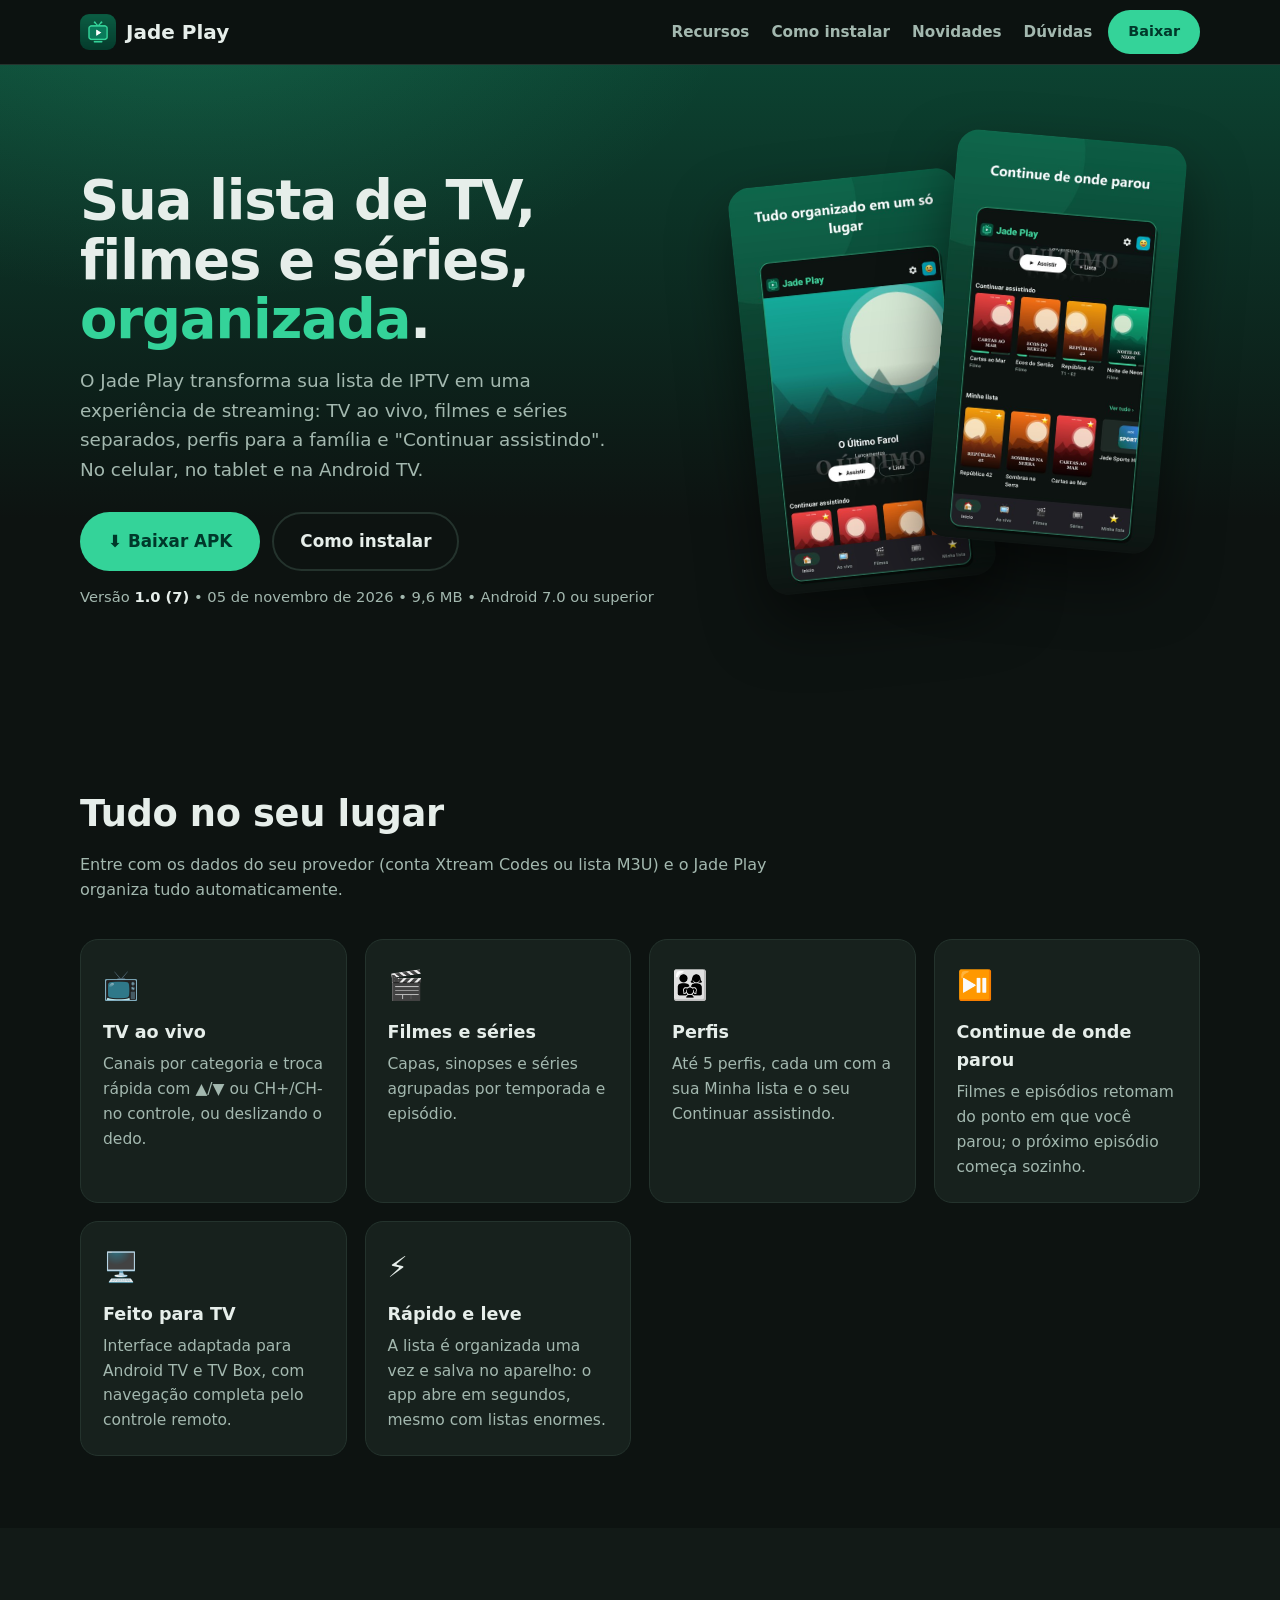
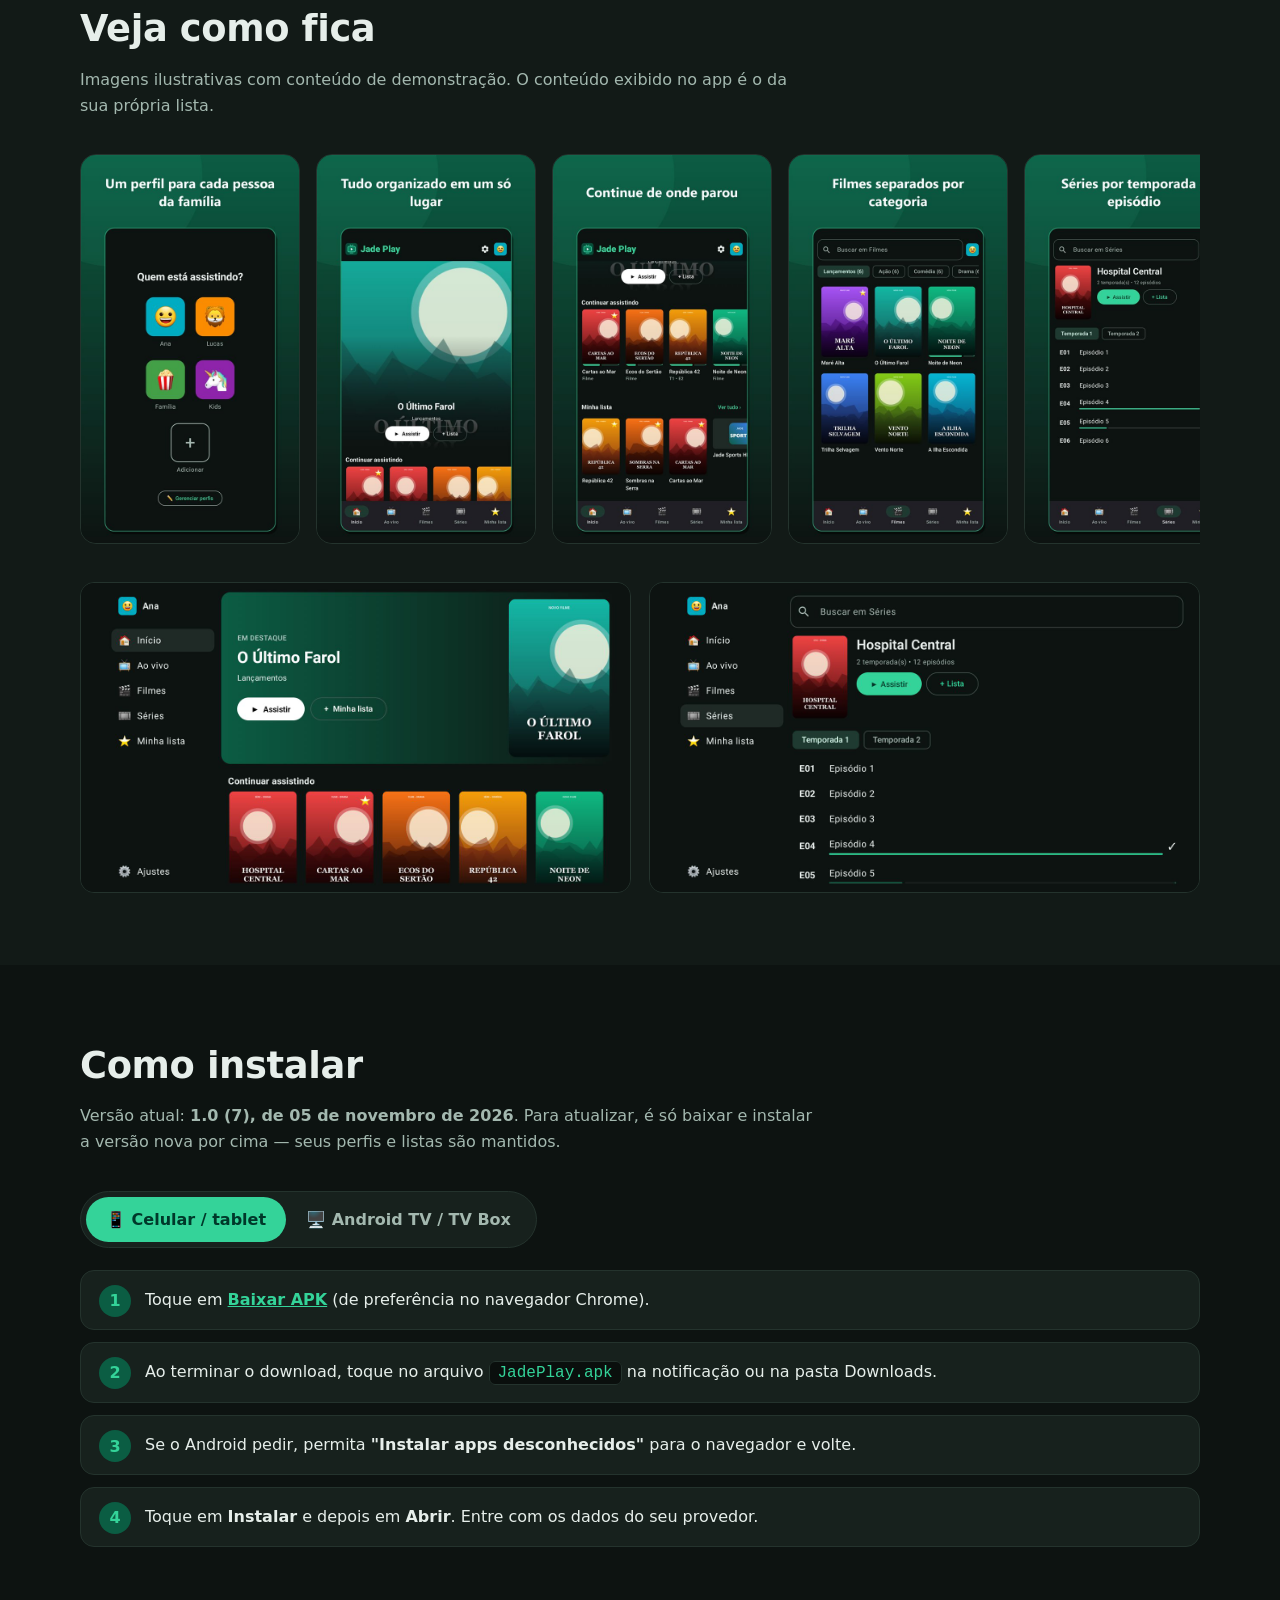
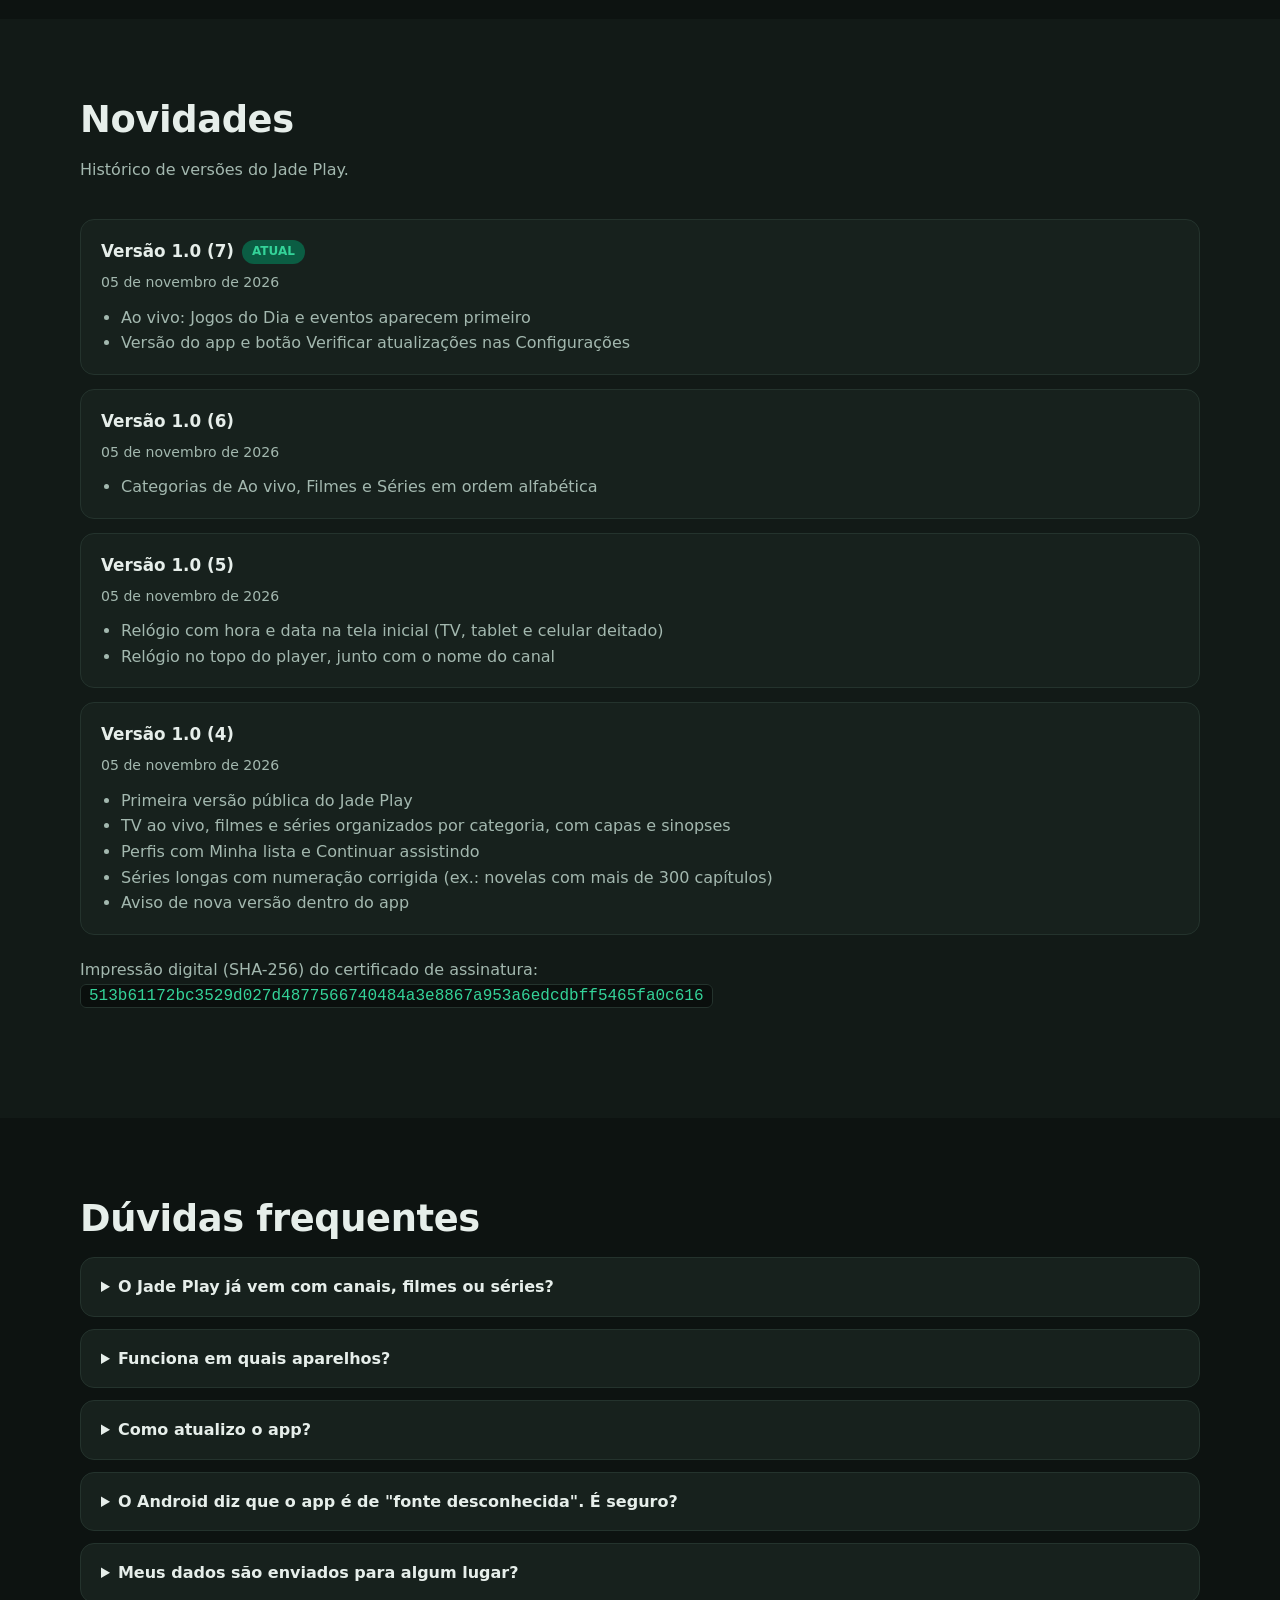
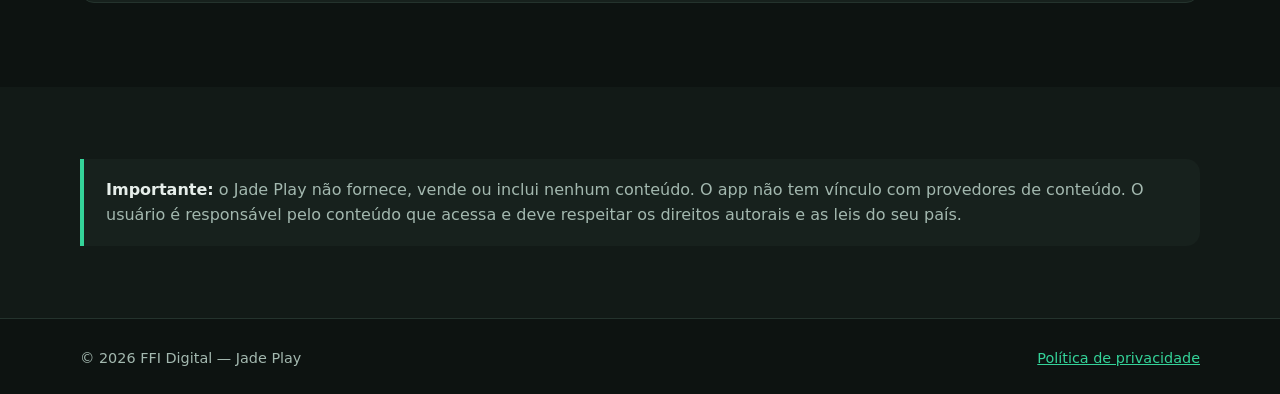
<file: index.html>
<!doctype html>
<html lang="pt-BR">
<head>
  <meta charset="utf-8">
  <meta name="viewport" content="width=device-width, initial-scale=1">
  <title>Jade Play — Player de IPTV para Android e Android TV</title>
  <meta name="description" content="Jade Play: assista à sua lista de IPTV organizada em TV ao vivo, filmes e séries, com perfis, Minha lista e Continuar assistindo. Para celular, tablet e Android TV.">
  <meta name="theme-color" content="#0d1311">
  <meta property="og:title" content="Jade Play — Player de IPTV">
  <meta property="og:description" content="Sua lista de TV, filmes e séries organizada no celular e na TV.">
  <meta property="og:image" content="assets/img/destaque.jpg">
  <link rel="icon" href="assets/img/favicon.png">
  <link rel="stylesheet" href="assets/style.css">
</head>
<body>

<header class="top">
  <div class="wrap">
    <a class="brand" href="#"><img src="assets/img/logo-512.png" alt="">Jade Play</a>
    <nav class="links">
      <a href="#recursos">Recursos</a>
      <a href="#instalar">Como instalar</a>
      <a href="#novidades">Novidades</a>
      <a href="#duvidas">Dúvidas</a>
    </nav>
    <a class="btn btn-primary btn-small download-link" href="#instalar">Baixar</a>
  </div>
</header>

<main>
  <section class="hero">
    <div class="wrap">
      <div>
        <h1>Sua lista de TV, filmes e séries, <span>organizada</span>.</h1>
        <p class="lead">O Jade Play transforma sua lista de IPTV em uma experiência de streaming: TV ao vivo, filmes e séries separados, perfis para a família e "Continuar assistindo". No celular, no tablet e na Android TV.</p>
        <div class="cta">
          <a class="btn btn-primary download-link" href="#instalar">⬇ Baixar APK</a>
          <a class="btn btn-ghost" href="#instalar">Como instalar</a>
        </div>
        <p class="release-meta" id="release-meta">Android 7.0 ou superior • celular, tablet e Android TV</p>
        <p class="downloads" id="downloads" hidden><span class="num" id="downloads-total">0</span> downloads</p>
      </div>
      <div class="hero-shots" aria-hidden="true">
        <img src="assets/img/celular-2.jpg" alt="">
        <img src="assets/img/celular-3.jpg" alt="">
      </div>
    </div>
  </section>

  <section id="recursos">
    <div class="wrap">
      <h2>Tudo no seu lugar</h2>
      <p class="sub">Entre com os dados do seu provedor (conta Xtream Codes ou lista M3U) e o Jade Play organiza tudo automaticamente.</p>
      <div class="grid">
        <div class="card"><div class="ico">📺</div><h3>TV ao vivo</h3><p>Canais por categoria e troca rápida com ▲/▼ ou CH+/CH- no controle, ou deslizando o dedo.</p></div>
        <div class="card"><div class="ico">🎬</div><h3>Filmes e séries</h3><p>Capas, sinopses e séries agrupadas por temporada e episódio.</p></div>
        <div class="card"><div class="ico">👨‍👩‍👧</div><h3>Perfis</h3><p>Até 5 perfis, cada um com a sua Minha lista e o seu Continuar assistindo.</p></div>
        <div class="card"><div class="ico">⏯️</div><h3>Continue de onde parou</h3><p>Filmes e episódios retomam do ponto em que você parou; o próximo episódio começa sozinho.</p></div>
        <div class="card"><div class="ico">🖥️</div><h3>Feito para TV</h3><p>Interface adaptada para Android TV e TV Box, com navegação completa pelo controle remoto.</p></div>
        <div class="card"><div class="ico">⚡</div><h3>Rápido e leve</h3><p>A lista é organizada uma vez e salva no aparelho: o app abre em segundos, mesmo com listas enormes.</p></div>
      </div>
    </div>
  </section>

  <section class="alt" id="telas">
    <div class="wrap">
      <h2>Veja como fica</h2>
      <p class="sub">Imagens ilustrativas com conteúdo de demonstração. O conteúdo exibido no app é o da sua própria lista.</p>
      <div class="gallery">
        <img src="assets/img/celular-1.jpg" alt="Escolha de perfil" loading="lazy">
        <img src="assets/img/celular-2.jpg" alt="Tela inicial" loading="lazy">
        <img src="assets/img/celular-3.jpg" alt="Continuar assistindo e Minha lista" loading="lazy">
        <img src="assets/img/celular-4.jpg" alt="Filmes por categoria" loading="lazy">
        <img src="assets/img/celular-5.jpg" alt="Série com temporadas e episódios" loading="lazy">
        <img src="assets/img/celular-6.jpg" alt="Canais ao vivo" loading="lazy">
      </div>
      <div class="tv-shots">
        <img src="assets/img/tv-inicio.jpg" alt="Tela inicial na Android TV" loading="lazy">
        <img src="assets/img/tv-serie.jpg" alt="Série na Android TV" loading="lazy">
      </div>
    </div>
  </section>

  <section id="instalar">
    <div class="wrap">
      <h2>Como instalar</h2>
      <p class="sub">Versão atual: <strong id="install-version">carregando…</strong>. Para atualizar, é só baixar e instalar a versão nova por cima — seus perfis e listas são mantidos.</p>

      <div class="tabs" role="tablist">
        <button role="tab" aria-selected="true" data-tab="celular">📱 Celular / tablet</button>
        <button role="tab" aria-selected="false" data-tab="tv">🖥️ Android TV / TV Box</button>
      </div>

      <div data-panel="celular">
        <ol class="steps">
          <li>Toque em <a class="download-link" href="#"><strong>Baixar APK</strong></a> (de preferência no navegador Chrome).</li>
          <li>Ao terminar o download, toque no arquivo <span class="mono">JadePlay.apk</span> na notificação ou na pasta Downloads.</li>
          <li>Se o Android pedir, permita <strong>"Instalar apps desconhecidos"</strong> para o navegador e volte.</li>
          <li>Toque em <strong>Instalar</strong> e depois em <strong>Abrir</strong>. Entre com os dados do seu provedor.</li>
        </ol>
      </div>

      <div data-panel="tv" hidden>
        <ol class="steps">
          <li>Na TV, instale o app <strong>Downloader</strong> (da AFTVnews) pela Play Store.</li>
          <li>Em <em>Configurações → Apps → Segurança e restrições → Fontes desconhecidas</em>, ative o <strong>Downloader</strong>.</li>
          <li>Abra o Downloader e digite o endereço: <code id="tv-url">carregando…</code></li>
          <li>Quando o download terminar, toque em <strong>Instalar</strong>. O Jade Play aparece na lista de apps da TV.</li>
        </ol>
        <p class="sub" style="margin-top:16px">Outra opção: copie o APK para um pendrive e abra-o na TV com um gerenciador de arquivos (ex.: File Commander).</p>
      </div>
    </div>
  </section>

  <section class="alt" id="novidades">
    <div class="wrap">
      <h2>Novidades</h2>
      <p class="sub">Histórico de versões do Jade Play.</p>
      <div class="changelog" id="changelog"><p class="sub">Carregando…</p></div>
    </div>
  </section>

  <section id="duvidas">
    <div class="wrap">
      <h2>Dúvidas frequentes</h2>
      <details><summary>O Jade Play já vem com canais, filmes ou séries?</summary>
        <p>Não. O Jade Play é apenas um reprodutor. Você precisa de uma assinatura ou lista própria, fornecida por um provedor autorizado, no formato Xtream Codes ou M3U.</p></details>
      <details><summary>Funciona em quais aparelhos?</summary>
        <p>Celulares e tablets com Android 7.0 ou superior, Android TV, Google TV e TV Box Android. Não funciona em iPhone, Roku, Samsung Tizen ou LG webOS.</p></details>
      <details><summary>Como atualizo o app?</summary>
        <p>Volte a esta página, baixe a versão mais recente e instale por cima. Seus perfis, Minha lista e histórico continuam salvos.</p></details>
      <details><summary>O Android diz que o app é de "fonte desconhecida". É seguro?</summary>
        <p>Esse aviso aparece para qualquer app instalado fora da Play Store. O APK publicado aqui é assinado digitalmente pela FFI Digital; a impressão digital do certificado está na seção Novidades.</p></details>
      <details><summary>Meus dados são enviados para algum lugar?</summary>
        <p>Não. Login, perfis e histórico ficam salvos somente no seu aparelho. Veja a <a href="privacidade.html">política de privacidade</a>.</p></details>
    </div>
  </section>

  <section class="alt">
    <div class="wrap">
      <div class="notice">
        <strong>Importante:</strong> o Jade Play não fornece, vende ou inclui nenhum conteúdo. O app não tem vínculo com provedores de conteúdo. O usuário é responsável pelo conteúdo que acessa e deve respeitar os direitos autorais e as leis do seu país.
      </div>
    </div>
  </section>
</main>

<footer>
  <div class="wrap">
    <span>© <span id="year">2026</span> FFI Digital — Jade Play</span>
    <span><a href="privacidade.html">Política de privacidade</a></span>
  </div>
</footer>

<script src="assets/app.js"></script>
</body>
</html>
</file>
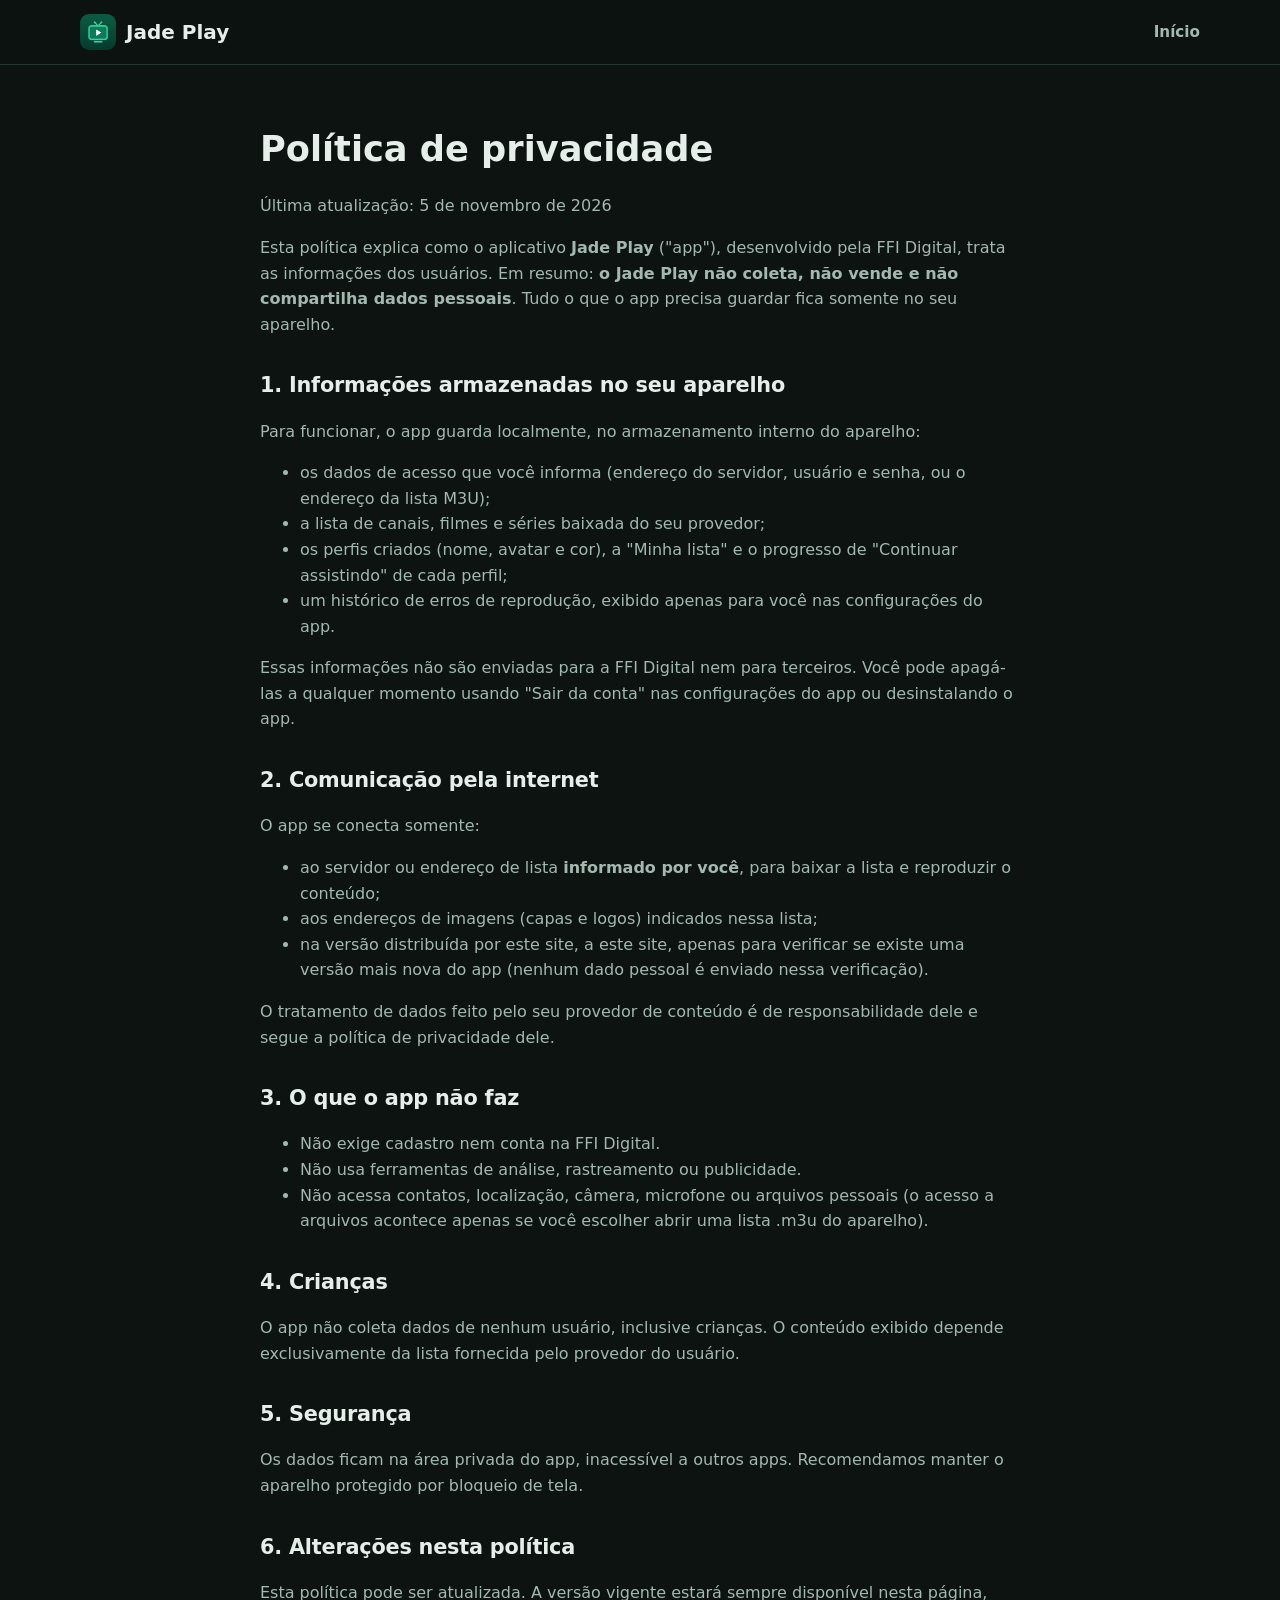
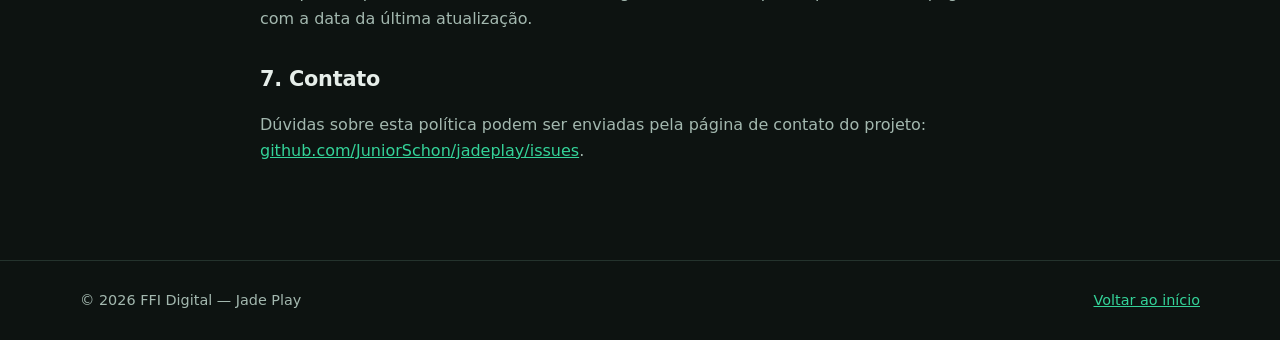
<file: privacidade.html>
<!doctype html>
<html lang="pt-BR">
<head>
  <meta charset="utf-8">
  <meta name="viewport" content="width=device-width, initial-scale=1">
  <title>Política de privacidade — Jade Play</title>
  <meta name="description" content="Política de privacidade do aplicativo Jade Play.">
  <meta name="theme-color" content="#0d1311">
  <link rel="icon" href="assets/img/favicon.png">
  <link rel="stylesheet" href="assets/style.css">
</head>
<body>
<header class="top">
  <div class="wrap">
    <a class="brand" href="./"><img src="assets/img/logo-512.png" alt="">Jade Play</a>
    <nav class="links"><a href="./">Início</a></nav>
  </div>
</header>

<main class="wrap doc">
  <h1>Política de privacidade</h1>
  <p>Última atualização: 5 de novembro de 2026</p>

  <p>Esta política explica como o aplicativo <strong>Jade Play</strong> ("app"), desenvolvido pela FFI Digital, trata as informações dos usuários. Em resumo: <strong>o Jade Play não coleta, não vende e não compartilha dados pessoais</strong>. Tudo o que o app precisa guardar fica somente no seu aparelho.</p>

  <h2>1. Informações armazenadas no seu aparelho</h2>
  <p>Para funcionar, o app guarda localmente, no armazenamento interno do aparelho:</p>
  <ul>
    <li>os dados de acesso que você informa (endereço do servidor, usuário e senha, ou o endereço da lista M3U);</li>
    <li>a lista de canais, filmes e séries baixada do seu provedor;</li>
    <li>os perfis criados (nome, avatar e cor), a "Minha lista" e o progresso de "Continuar assistindo" de cada perfil;</li>
    <li>um histórico de erros de reprodução, exibido apenas para você nas configurações do app.</li>
  </ul>
  <p>Essas informações não são enviadas para a FFI Digital nem para terceiros. Você pode apagá-las a qualquer momento usando "Sair da conta" nas configurações do app ou desinstalando o app.</p>

  <h2>2. Comunicação pela internet</h2>
  <p>O app se conecta somente:</p>
  <ul>
    <li>ao servidor ou endereço de lista <strong>informado por você</strong>, para baixar a lista e reproduzir o conteúdo;</li>
    <li>aos endereços de imagens (capas e logos) indicados nessa lista;</li>
    <li>na versão distribuída por este site, a este site, apenas para verificar se existe uma versão mais nova do app (nenhum dado pessoal é enviado nessa verificação).</li>
  </ul>
  <p>O tratamento de dados feito pelo seu provedor de conteúdo é de responsabilidade dele e segue a política de privacidade dele.</p>

  <h2>3. O que o app não faz</h2>
  <ul>
    <li>Não exige cadastro nem conta na FFI Digital.</li>
    <li>Não usa ferramentas de análise, rastreamento ou publicidade.</li>
    <li>Não acessa contatos, localização, câmera, microfone ou arquivos pessoais (o acesso a arquivos acontece apenas se você escolher abrir uma lista .m3u do aparelho).</li>
  </ul>

  <h2>4. Crianças</h2>
  <p>O app não coleta dados de nenhum usuário, inclusive crianças. O conteúdo exibido depende exclusivamente da lista fornecida pelo provedor do usuário.</p>

  <h2>5. Segurança</h2>
  <p>Os dados ficam na área privada do app, inacessível a outros apps. Recomendamos manter o aparelho protegido por bloqueio de tela.</p>

  <h2>6. Alterações nesta política</h2>
  <p>Esta política pode ser atualizada. A versão vigente estará sempre disponível nesta página, com a data da última atualização.</p>

  <h2>7. Contato</h2>
  <p>Dúvidas sobre esta política podem ser enviadas pela página de contato do projeto: <a href="https://github.com/JuniorSchon/jadeplay/issues">github.com/JuniorSchon/jadeplay/issues</a>.</p>
</main>

<footer>
  <div class="wrap">
    <span>© 2026 FFI Digital — Jade Play</span>
    <span><a href="./">Voltar ao início</a></span>
  </div>
</footer>
</body>
</html>
</file>
<file: assets/style.css>
:root {
  --bg: #0d1311;
  --bg-2: #121a17;
  --card: #17211d;
  --line: #24332d;
  --text: #e6eeea;
  --muted: #a3b8af;
  --green: #34d399;
  --green-dark: #0b5d43;
  --on-green: #00382a;
  --radius: 18px;
}

* { box-sizing: border-box; }
html { scroll-behavior: smooth; }
body {
  margin: 0;
  background: var(--bg);
  color: var(--text);
  font-family: "Segoe UI", Roboto, system-ui, -apple-system, sans-serif;
  line-height: 1.6;
  -webkit-font-smoothing: antialiased;
}
img { max-width: 100%; display: block; }
a { color: var(--green); }
.wrap { width: min(1120px, 100% - 32px); margin-inline: auto; }

/* Cabeçalho */
header.top {
  position: sticky; top: 0; z-index: 10;
  background: rgba(13, 19, 17, .85);
  backdrop-filter: blur(10px);
  border-bottom: 1px solid var(--line);
}
header.top .wrap { display: flex; align-items: center; gap: 16px; height: 64px; }
.brand { display: flex; align-items: center; gap: 10px; color: var(--text); text-decoration: none; font-weight: 800; font-size: 1.25rem; }
.brand img { width: 36px; height: 36px; border-radius: 9px; }
nav.links { margin-left: auto; display: flex; gap: 22px; }
nav.links a { color: var(--muted); text-decoration: none; font-weight: 600; font-size: .95rem; }
nav.links a:hover { color: var(--text); }
@media (max-width: 720px) { nav.links { display: none; } }

/* Botões */
.btn {
  display: inline-flex; align-items: center; justify-content: center; gap: 10px;
  padding: 14px 26px; border-radius: 999px; font-weight: 700; font-size: 1.05rem;
  text-decoration: none; border: 2px solid transparent; transition: transform .15s, background .15s;
}
.btn:hover { transform: translateY(-2px); }
.btn-primary { background: var(--green); color: var(--on-green); }
.btn-primary:hover { background: #4ee0ad; }
.btn-ghost { border-color: var(--line); color: var(--text); }
.btn-ghost:hover { border-color: var(--green); }
.btn-small { padding: 8px 18px; font-size: .9rem; }

/* Hero */
.hero {
  background:
    radial-gradient(900px 500px at 15% -10%, rgba(52, 211, 153, .18), transparent 60%),
    linear-gradient(180deg, var(--green-dark) -40%, var(--bg) 70%);
  padding: 72px 0 56px;
}
.hero .wrap { display: grid; grid-template-columns: 1.1fr .9fr; gap: 48px; align-items: center; }
.hero h1 { font-size: clamp(2.2rem, 4.5vw, 3.4rem); line-height: 1.1; margin: 0 0 16px; letter-spacing: -.02em; }
.hero h1 span { color: var(--green); }
.hero p.lead { color: var(--muted); font-size: 1.15rem; margin: 0 0 28px; max-width: 34rem; }
.cta { display: flex; flex-wrap: wrap; gap: 12px; align-items: center; }
.release-meta { margin-top: 14px; color: var(--muted); font-size: .92rem; }
.release-meta strong { color: var(--text); }
.downloads {
  display: inline-flex; align-items: baseline; gap: 8px; margin: 18px 0 0;
  background: rgba(52, 211, 153, .1); border: 1px solid rgba(52, 211, 153, .35);
  padding: 8px 16px; border-radius: 999px; color: var(--muted); font-weight: 600;
}
.downloads .num { color: var(--green); font-size: 1.35rem; font-weight: 800; }
.dl-count { color: var(--green); font-weight: 700; font-size: .88rem; margin-left: 10px; }
.hero-shots { position: relative; height: 520px; }
.hero-shots img {
  position: absolute; width: 230px; border-radius: 22px;
  box-shadow: 0 30px 60px rgba(0, 0, 0, .5);
}
.hero-shots img:nth-child(1) { left: 6%; top: 40px; transform: rotate(-6deg); }
.hero-shots img:nth-child(2) { right: 6%; top: 0; transform: rotate(5deg); z-index: 2; }
@media (max-width: 860px) {
  .hero .wrap { grid-template-columns: 1fr; }
  .hero-shots { height: 380px; }
  .hero-shots img { width: 170px; }
}

/* Seções */
section { padding: 72px 0; }
section.alt { background: var(--bg-2); }
h2 { font-size: clamp(1.7rem, 3vw, 2.3rem); margin: 0 0 8px; letter-spacing: -.01em; }
.sub { color: var(--muted); margin: 0 0 36px; max-width: 46rem; }

.grid { display: grid; gap: 18px; grid-template-columns: repeat(auto-fit, minmax(240px, 1fr)); }
.card { background: var(--card); border: 1px solid var(--line); border-radius: var(--radius); padding: 22px; }
.card .ico { font-size: 1.8rem; }
.card h3 { margin: 10px 0 6px; font-size: 1.1rem; }
.card p { margin: 0; color: var(--muted); font-size: .97rem; }

/* Galeria */
.gallery { display: flex; gap: 16px; overflow-x: auto; padding-bottom: 12px; scroll-snap-type: x mandatory; }
.gallery img { width: 220px; flex: none; border-radius: 16px; scroll-snap-align: start; border: 1px solid var(--line); }
.tv-shots { display: grid; grid-template-columns: 1fr 1fr; gap: 18px; margin-top: 26px; }
.tv-shots img { border-radius: 14px; border: 1px solid var(--line); }
@media (max-width: 720px) { .tv-shots { grid-template-columns: 1fr; } }

/* Instalação */
.tabs { display: inline-flex; background: var(--card); border: 1px solid var(--line); border-radius: 999px; padding: 5px; margin-bottom: 22px; }
.tabs button {
  background: none; border: 0; color: var(--muted); font: inherit; font-weight: 700;
  padding: 10px 20px; border-radius: 999px; cursor: pointer;
}
.tabs button[aria-selected="true"] { background: var(--green); color: var(--on-green); }
.steps { counter-reset: s; list-style: none; padding: 0; margin: 0; display: grid; gap: 12px; }
.steps li {
  counter-increment: s; background: var(--card); border: 1px solid var(--line); border-radius: 14px;
  padding: 16px 18px 16px 64px; position: relative;
}
.steps li::before {
  content: counter(s); position: absolute; left: 18px; top: 14px;
  width: 32px; height: 32px; border-radius: 50%; background: var(--green-dark); color: var(--green);
  display: grid; place-items: center; font-weight: 800;
}
.steps code, .mono { background: #0a0f0d; border: 1px solid var(--line); padding: 2px 8px; border-radius: 6px; font-family: Consolas, monospace; color: var(--green); word-break: break-all; }
[hidden] { display: none !important; }

/* Novidades */
.changelog { display: grid; gap: 14px; }
.changelog .entry { background: var(--card); border: 1px solid var(--line); border-radius: 14px; padding: 18px 20px; }
.changelog .entry h3 { margin: 0 0 4px; font-size: 1.05rem; }
.changelog .entry time { color: var(--muted); font-size: .88rem; }
.changelog ul { margin: 10px 0 0; padding-left: 20px; color: var(--muted); }
.badge { display: inline-block; background: var(--green-dark); color: var(--green); font-size: .75rem; font-weight: 800; padding: 2px 10px; border-radius: 999px; margin-left: 8px; vertical-align: middle; }

/* FAQ */
details { background: var(--card); border: 1px solid var(--line); border-radius: 14px; padding: 16px 20px; margin-bottom: 12px; }
details summary { cursor: pointer; font-weight: 700; }
details p { color: var(--muted); margin: 10px 0 0; }

.notice { border-left: 4px solid var(--green); background: var(--card); border-radius: 0 14px 14px 0; padding: 18px 22px; color: var(--muted); }
.notice strong { color: var(--text); }

footer { border-top: 1px solid var(--line); padding: 28px 0; color: var(--muted); font-size: .9rem; }
footer .wrap { display: flex; flex-wrap: wrap; gap: 16px; justify-content: space-between; }

/* Página de texto (privacidade) */
.doc { max-width: 760px; padding: 56px 0 80px; }
.doc h1 { font-size: 2.2rem; margin: 0 0 6px; }
.doc h2 { font-size: 1.3rem; margin-top: 32px; }
.doc p, .doc li { color: var(--muted); }
</file>
